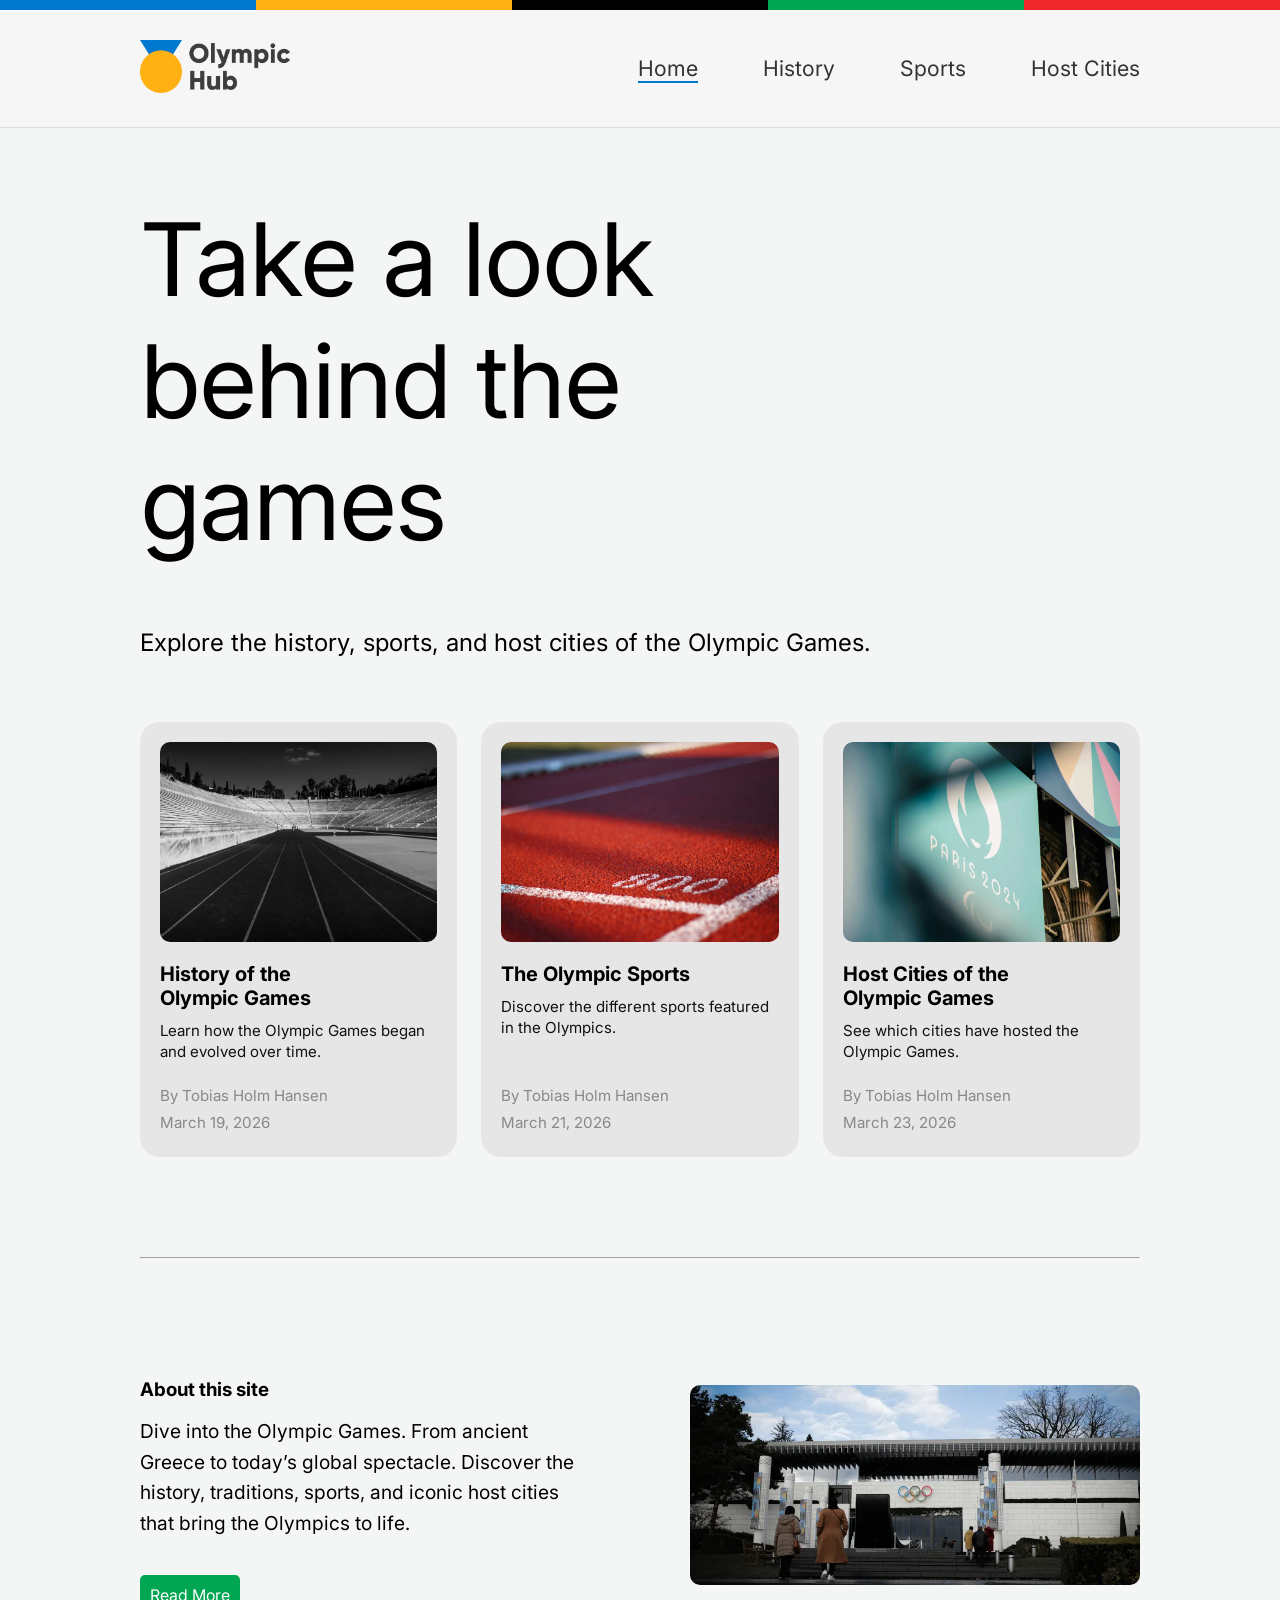
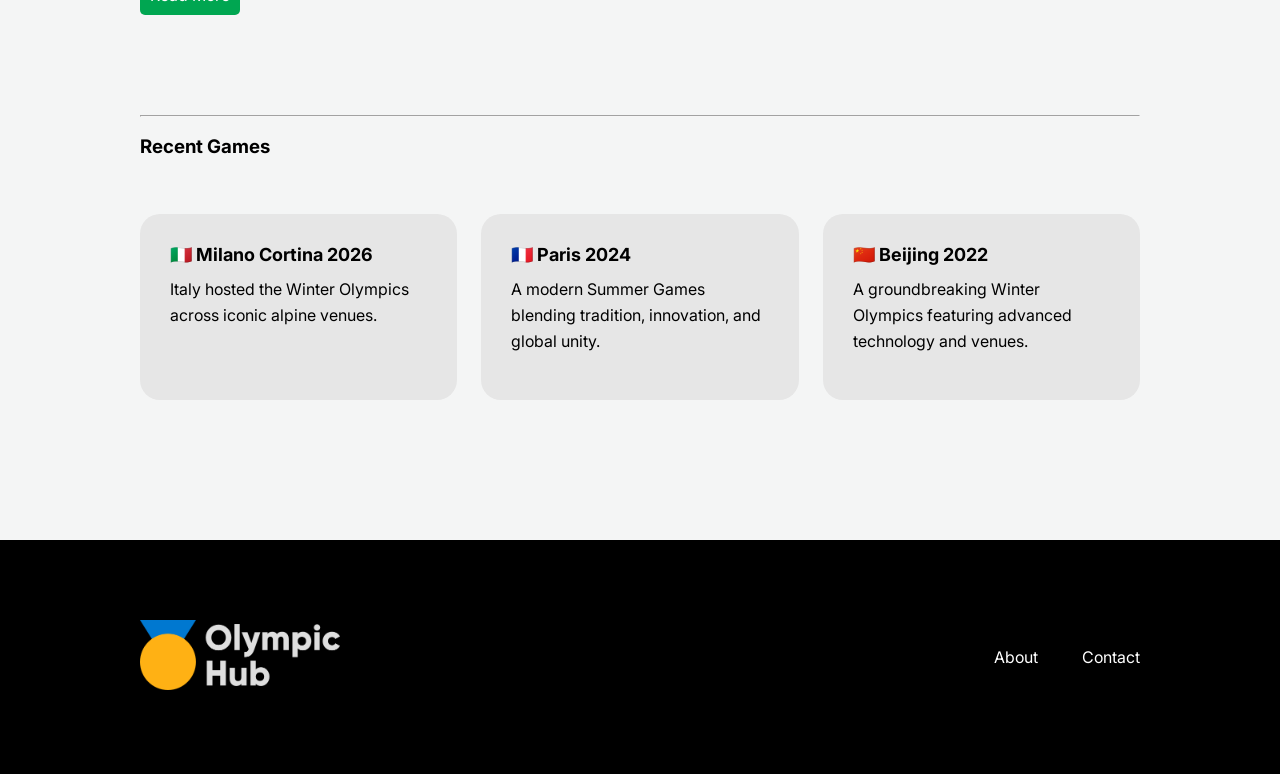
<file: index.html>
<!DOCTYPE html>
<html lang="en">
<head>
    <meta name="viewport" content="width=device-width, initial-scale=1.0">
    <link rel="stylesheet" type="text/css" href="styles.css">
    <meta charset="UTF-8">
    <title>Title</title>
</head>
<body>
<section class="top-brand-line">
    <div id="brand-color-1"></div>
    <div id="brand-color-2"></div>
    <div id="brand-color-3"></div>
    <div id="brand-color-4"></div>
    <div id="brand-color-5"></div>
</section>
<header>
    <div class="container">
    <div id="header-logo">
        <a href="index.html">
            <img src="assets/olympic-hub-logo-01.png" alt="Home">
        </a>
    </div>

    <button class="menu-toggle">☰</button>

    <nav class="main-navigation">
        <a href="index.html" class="active">Home</a>
        <a href="history.html">History</a>
        <a href="sports.html">Sports</a>
        <a href="host-cities.html">Host Cities</a>
    </nav>
    </div>
</header>
<main>
    <div class="container">
    <section class="front-page-hero">
        <h1 id="front-page-hero-text">Take a look behind the games</h1>
        <p class="front-page-hero-subtext">Explore the history, sports, and host cities of the Olympic Games.</p>
    </section>
    <section>
        <div class="highlighted-content-cards">
            <article class="card card-1" onclick="location.href='history.html';" style="cursor: pointer;">
                <img class="card-image" src="assets/post-image-03.webp" alt="Post image">
                <div class="card-content">
                    <h3 class="card-title">History of the Olympic Games</h3>
                    <p class="card-description">Learn how the Olympic Games began and evolved over time.</p>
                </div>
                <div class="card-meta">
                    <p>By Tobias Holm Hansen</p>
                    <p>March 19, 2026</p>
                </div>
            </article>
            <article class="card card-2" onclick="location.href='sports.html';" style="cursor: pointer;">
                <img class="card-image" src="assets/post-image-02.webp" alt="Post image">
                <div class="card-content">
                    <h3 class="card-title">The Olympic Sports</h3>
                    <p class="card-description">Discover the different sports featured in the Olympics.</p>
                </div>
                <div class="card-meta">
                    <p>By Tobias Holm Hansen</p>
                    <p>March 21, 2026</p>
                </div>
            </article>
            <article class="card card-3" onclick="location.href='host-cities.html';" style="cursor: pointer;">
                <img class="card-image" src="assets/post-image-01.webp" alt="Post image">
                <div class="card-content">
                    <h3 class="card-title">Host Cities of the Olympic Games</h3>
                    <p class="card-description">See which cities have hosted the Olympic Games.</p>
                </div>
                <div class="card-meta">
                    <p>By Tobias Holm Hansen</p>
                    <p>March 23, 2026</p>
                </div>
            </article>
        </div>
    </section>
    <hr>
    <section class="front-page-about-section">
        <div id="front-page-about-text">
            <h3>About this site</h3>
            <p>Dive into the Olympic Games. From ancient Greece to today’s global spectacle. Discover the history, traditions, sports, and iconic host cities that bring the Olympics to life.</p>
            <a href="about.html" class="read-more-button">Read More</a>
        </div>
        <div id="front-page-about-image">
            <img class="card-image" src="assets/about-image-01.webp" alt="Post image">
        </div>
    </section>
    <hr>
    <h3>Recent Games</h3>
    <section id="recent-games-section">
        <div class="recent-games-card">
            <h3>🇮🇹 Milano Cortina 2026</h3>
            <p>Italy hosted the Winter Olympics across iconic alpine venues.</p>
        </div>
        <div class="recent-games-card">
            <h3>🇫🇷 Paris 2024</h3>
            <p>A modern Summer Games blending tradition, innovation, and global unity.</p>
        </div>
        <div class="recent-games-card">
            <h3>🇨🇳 Beijing 2022</h3>
            <p>A groundbreaking Winter Olympics featuring advanced technology and venues.</p>
        </div>
    </section>
    </div>
</main>
<footer>
    <div class="container">
    <div id="footer-logo">
        <img src="assets/olympic-hub-logo-02.png" alt="Logo">
    </div>
    <div></div>
        <nav>
            <a class="footer-link" href="about.html">About</a>
            <a class="footer-link" href="contact.html">Contact</a>
        </nav>
    </div>
    </div>
</footer>
<script>
    const toggle = document.querySelector('.menu-toggle');
    const nav = document.querySelector('.main-navigation');

    toggle.addEventListener('click', () => {
        nav.classList.toggle('active');
    });
</script>
<script>
    document.querySelectorAll(".card").forEach(card => {
        card.addEventListener("click", () => {
            card.style.opacity = "0.8";
            setTimeout(() => {
                card.style.opacity = "1";
            }, 150);
        });
    });
</script>
</body>
</html>
</file>
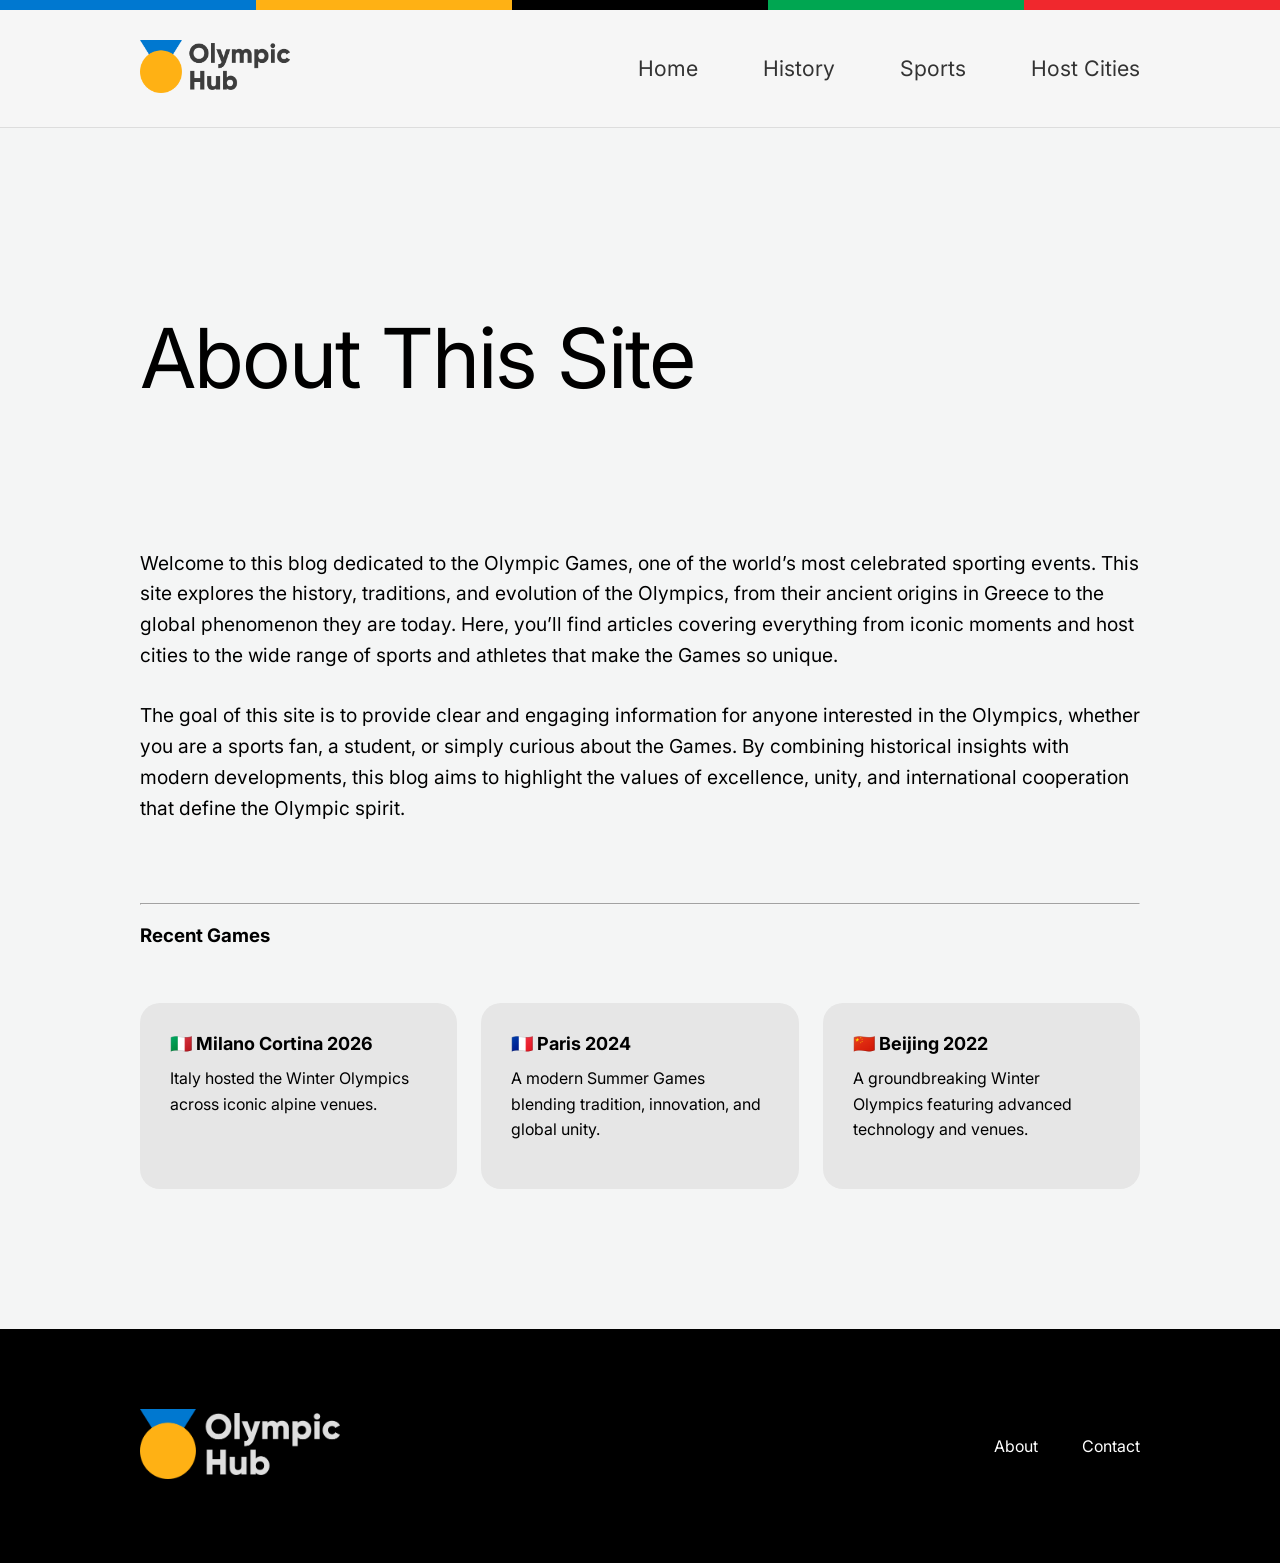
<file: about.html>
<!DOCTYPE html>
<html lang="en">
<head>
  <meta name="viewport" content="width=device-width, initial-scale=1.0">
  <link rel="stylesheet" type="text/css" href="styles.css">
  <meta charset="UTF-8">
  <title>Title</title>
</head>
<body>
<section class="top-brand-line">
  <div id="brand-color-1"></div>
  <div id="brand-color-2"></div>
  <div id="brand-color-3"></div>
  <div id="brand-color-4"></div>
  <div id="brand-color-5"></div>
</section>
<header>
  <div class="container">
  <div id="header-logo">
    <a href="index.html">
      <img src="assets/olympic-hub-logo-01.png" alt="Home">
    </a>
  </div>

  <button class="menu-toggle">☰</button>

  <nav class="main-navigation">
    <a href="index.html">Home</a>
    <a href="history.html">History</a>
    <a href="sports.html">Sports</a>
    <a href="host-cities.html">Host Cities</a>
  </nav>
  </div>
</header>
<main>
  <div class="container">
  <section class="page-title-area">
    <h1 class="page-title">About This Site</h1>
  </section>
  <section class="post-content">
    <p class="post-content-text-paragraph">Welcome to this blog dedicated to the Olympic Games, one of the world’s most celebrated sporting events. This site explores the history, traditions, and evolution of the Olympics, from their ancient origins in Greece to the global phenomenon they are today. Here, you’ll find articles covering everything from iconic moments and host cities to the wide range of sports and athletes that make the Games so unique.</p>
    <p class="post-content-text-paragraph">The goal of this site is to provide clear and engaging information for anyone interested in the Olympics, whether you are a sports fan, a student, or simply curious about the Games. By combining historical insights with modern developments, this blog aims to highlight the values of excellence, unity, and international cooperation that define the Olympic spirit.</p>
  </section>
  <hr>
  <h3>Recent Games</h3>
  <section id="recent-games-section">
    <div class="recent-games-card">
      <h3>🇮🇹 Milano Cortina 2026</h3>
      <p>Italy hosted the Winter Olympics across iconic alpine venues.</p>
    </div>
    <div class="recent-games-card">
      <h3>🇫🇷 Paris 2024</h3>
      <p>A modern Summer Games blending tradition, innovation, and global unity.</p>
    </div>
    <div class="recent-games-card">
      <h3>🇨🇳 Beijing 2022</h3>
      <p>A groundbreaking Winter Olympics featuring advanced technology and venues.</p>
    </div>
  </section>
  </div>
</main>
<footer>
  <div class="container">
  <div id="footer-logo">
    <img src="assets/olympic-hub-logo-02.png" alt="Logo">
  </div>
  <div></div>
  <nav>
    <a class="footer-link" href="about.html">About</a>
    <a class="footer-link" href="contact.html">Contact</a>
  </nav>
  </div>
</footer>
<script>
  const toggle = document.querySelector('.menu-toggle');
  const nav = document.querySelector('.main-navigation');

  toggle.addEventListener('click', () => {
    nav.classList.toggle('active');
  });
</script>
</body>
</html>
</file>
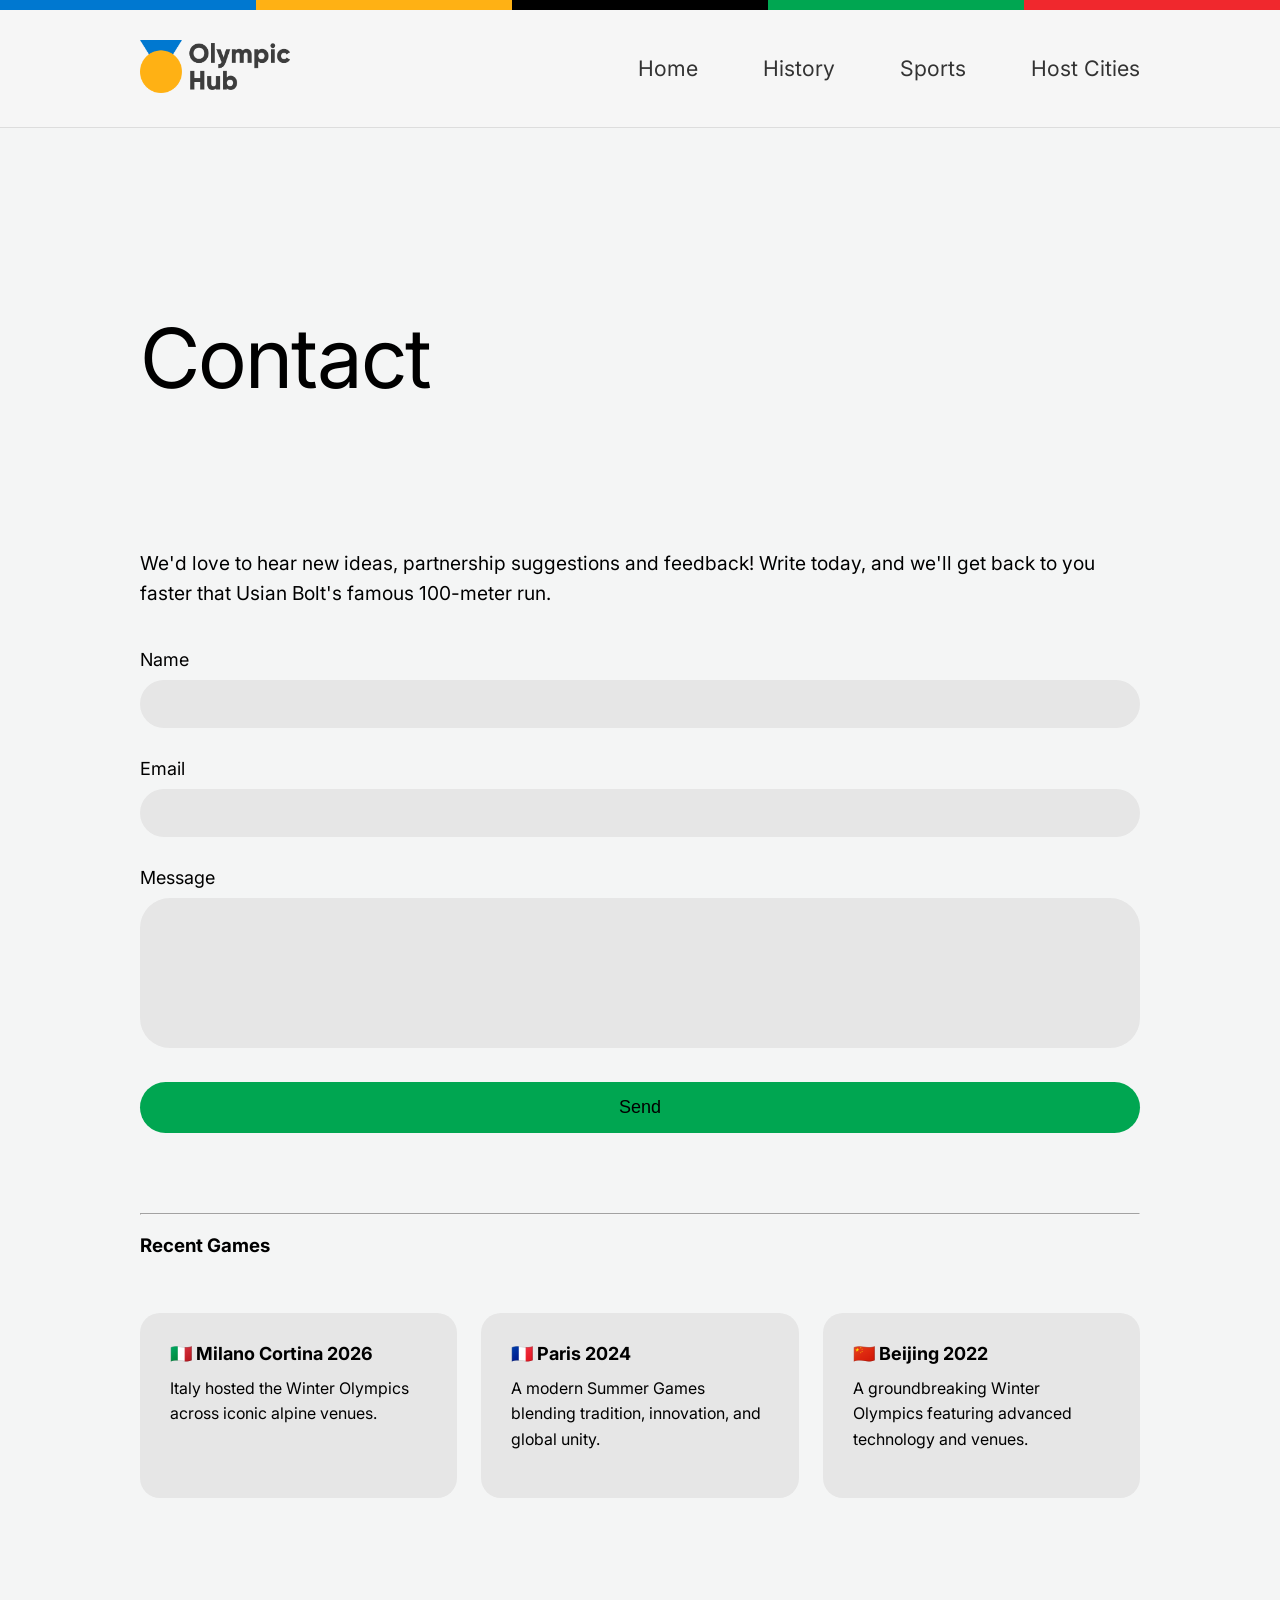
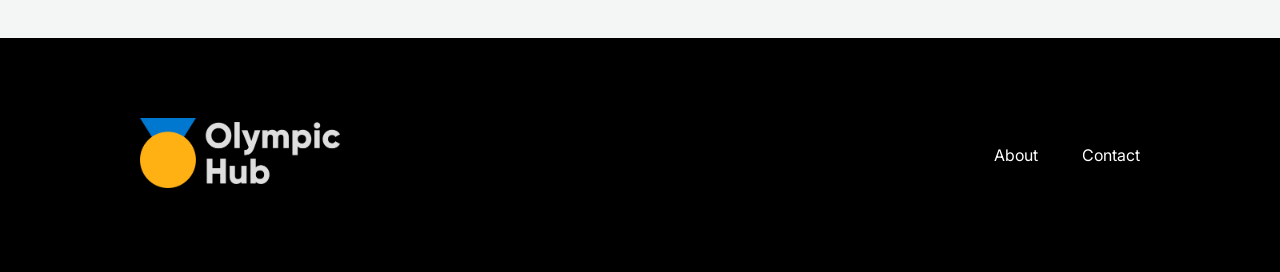
<file: contact.html>
<!DOCTYPE html>
<html lang="en">
<head>
  <meta name="viewport" content="width=device-width, initial-scale=1.0">
  <link rel="stylesheet" type="text/css" href="styles.css">
  <meta charset="UTF-8">
  <title>Title</title>
</head>
<body>
<section class="top-brand-line">
  <div id="brand-color-1"></div>
  <div id="brand-color-2"></div>
  <div id="brand-color-3"></div>
  <div id="brand-color-4"></div>
  <div id="brand-color-5"></div>
</section>
<header>
  <div class="container">
  <div id="header-logo">
    <a href="index.html">
      <img src="assets/olympic-hub-logo-01.png" alt="Home">
    </a>
  </div>

  <button class="menu-toggle">☰</button>

  <nav class="main-navigation">
    <a href="index.html">Home</a>
    <a href="history.html">History</a>
    <a href="sports.html">Sports</a>
    <a href="host-cities.html">Host Cities</a>
  </nav>
  </div>
</header>
<main>
  <div class="container">
  <section class="page-title-area">
    <h1 class="page-title">Contact</h1>
  </section>
  <section class="post-content">
    <div class="contact-container">
      <p>We'd love to hear new ideas, partnership suggestions and feedback! Write today, and we'll get back to you faster that Usian Bolt's famous 100-meter run.</p>
      <form class="contact-form"
              action="https://formspree.io/f/xeepjyjz"
              class="fs-form"
              target="_top"
              method="POST"
      >
        <div class="fs-field">
          <label class="fs-label" for="name">Name</label>
          <input class="fs-input" id="name" name="name" required />
        </div>
        <div class="fs-field">
          <label class="fs-label" for="email">Email</label>
          <input class="fs-input" id="email" name="email" required />
        </div>
        <div class="fs-field">
          <label class="fs-label" for="message">Message</label>
          <textarea class="fs-input" id="message" name="message" required></textarea>
        </div>
        <div class="fs-button-group">
          <button class="fs-button" type="submit">Send</button>
        </div>
      </form>
    </div>
  </section>
  <hr>
  <h3>Recent Games</h3>
  <section id="recent-games-section">
    <div class="recent-games-card">
      <h3>🇮🇹 Milano Cortina 2026</h3>
      <p>Italy hosted the Winter Olympics across iconic alpine venues.</p>
    </div>
    <div class="recent-games-card">
      <h3>🇫🇷 Paris 2024</h3>
      <p>A modern Summer Games blending tradition, innovation, and global unity.</p>
    </div>
    <div class="recent-games-card">
      <h3>🇨🇳 Beijing 2022</h3>
      <p>A groundbreaking Winter Olympics featuring advanced technology and venues.</p>
    </div>
  </section>
  </div>
</main>
<footer>
  <div class="container">
  <div id="footer-logo">
    <img src="assets/olympic-hub-logo-02.png" alt="Logo">
  </div>
  <div></div>
  <nav>
    <a class="footer-link" href="about.html">About</a>
    <a class="footer-link" href="contact.html">Contact</a>
  </nav>
  </div>
</footer><script>
  const toggle = document.querySelector('.menu-toggle');
  const nav = document.querySelector('.main-navigation');

  toggle.addEventListener('click', () => {
    nav.classList.toggle('active');
  });
</script>

</body>
</html>
</file>
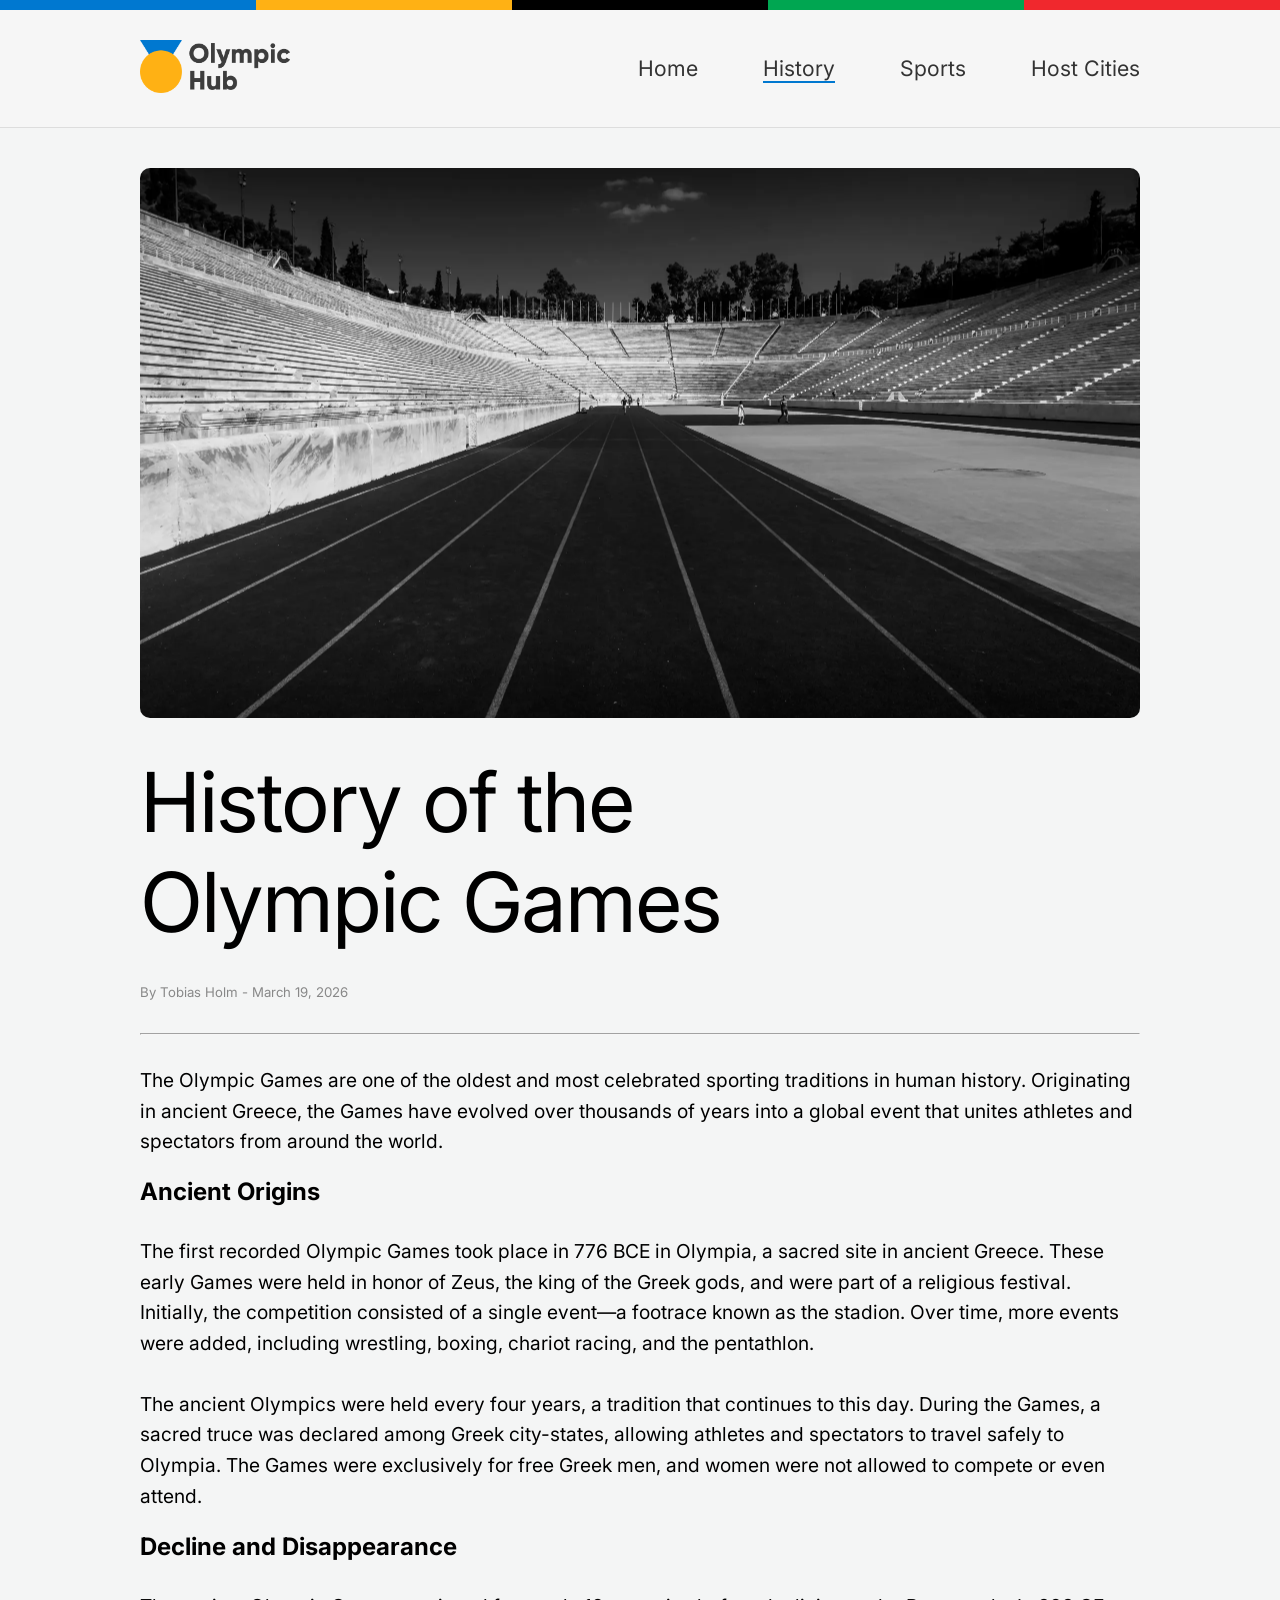
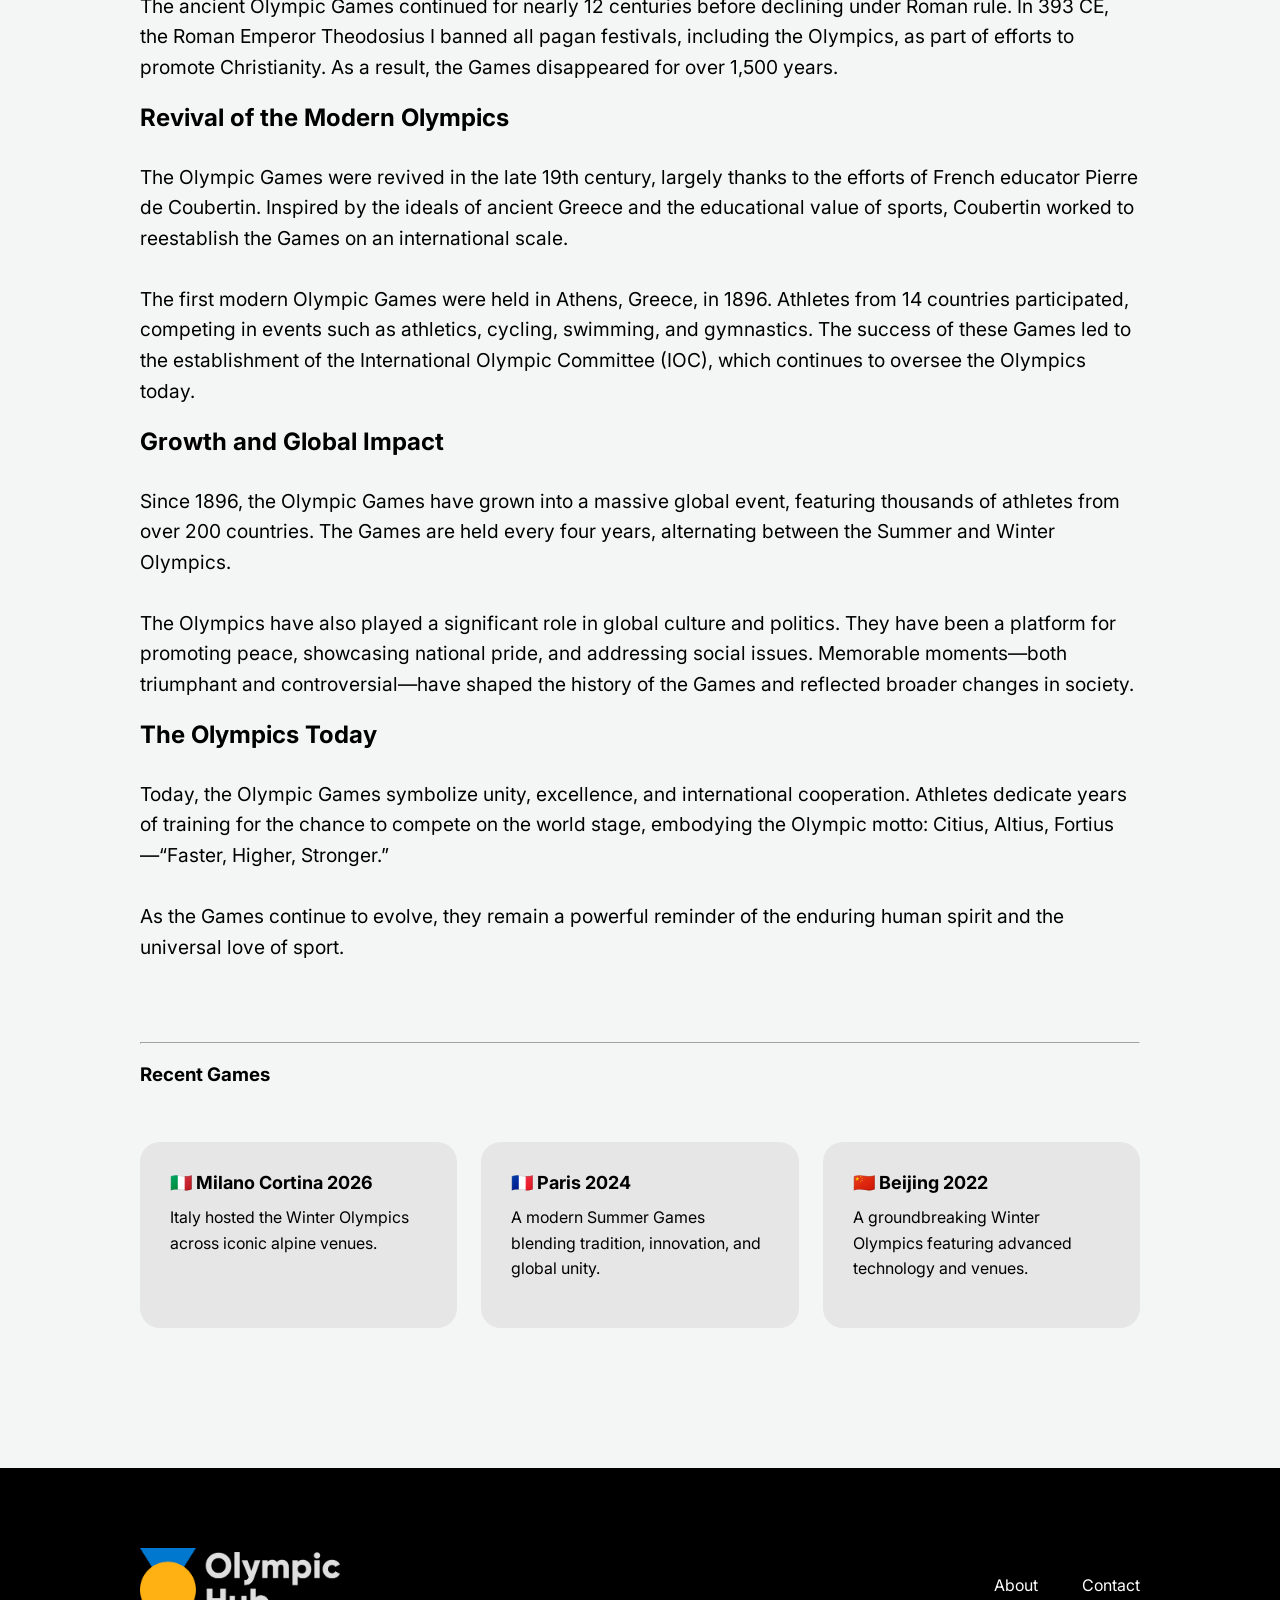
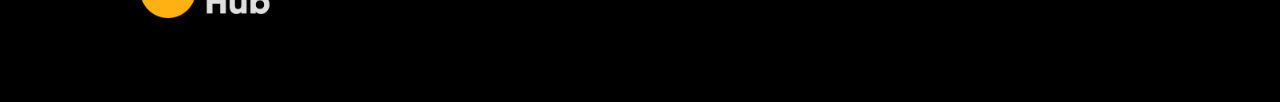
<file: history.html>
<!DOCTYPE html>
<html lang="en">
<head>
  <meta name="viewport" content="width=device-width, initial-scale=1.0">
  <link rel="stylesheet" type="text/css" href="styles.css">
  <meta charset="UTF-8">
  <title>Title</title>
</head>
<body>
<section class="top-brand-line">
  <div id="brand-color-1"></div>
  <div id="brand-color-2"></div>
  <div id="brand-color-3"></div>
  <div id="brand-color-4"></div>
  <div id="brand-color-5"></div>
</section>
<header>
  <div class="container">
  <div id="header-logo">
    <a href="index.html">
      <img src="assets/olympic-hub-logo-01.png" alt="Home">
    </a>
  </div>

  <button class="menu-toggle">☰</button>

  <nav class="main-navigation">
    <a href="index.html">Home</a>
    <a href="history.html" class="active">History</a>
    <a href="sports.html">Sports</a>
    <a href="host-cities.html">Host Cities</a>
  </nav>
  </div>
</header>
<main>
  <div class="container">
  <img class="post-image" src="assets/post-image-03.webp" alt="Post image">
  <section class="page-title-area">
    <h1 class="post-title">History of the Olympic Games</h1>
    <p class="page-meta">By Tobias Holm - March 19, 2026</p>
  </section>
  <hr>
  <section class="post-content">
    <p class="post-content-text-paragraph">The Olympic Games are one of the oldest and most celebrated sporting traditions in human history. Originating in ancient Greece, the Games have evolved over thousands of years into a global event that unites athletes and spectators from around the world.</p>
    <h2>Ancient Origins</h2>
    <p class="post-content-text-paragraph">The first recorded Olympic Games took place in 776 BCE in Olympia, a sacred site in ancient Greece. These early Games were held in honor of Zeus, the king of the Greek gods, and were part of a religious festival. Initially, the competition consisted of a single event—a footrace known as the stadion. Over time, more events were added, including wrestling, boxing, chariot racing, and the pentathlon.</p>
    <p class="post-content-text-paragraph">The ancient Olympics were held every four years, a tradition that continues to this day. During the Games, a sacred truce was declared among Greek city-states, allowing athletes and spectators to travel safely to Olympia. The Games were exclusively for free Greek men, and women were not allowed to compete or even attend.</p>
    <h2>Decline and Disappearance</h2>
    <p class="post-content-text-paragraph">The ancient Olympic Games continued for nearly 12 centuries before declining under Roman rule. In 393 CE, the Roman Emperor Theodosius I banned all pagan festivals, including the Olympics, as part of efforts to promote Christianity. As a result, the Games disappeared for over 1,500 years.</p>
    <h2>Revival of the Modern Olympics</h2>
    <p class="post-content-text-paragraph">The Olympic Games were revived in the late 19th century, largely thanks to the efforts of French educator Pierre de Coubertin. Inspired by the ideals of ancient Greece and the educational value of sports, Coubertin worked to reestablish the Games on an international scale.</p>
    <p class="post-content-text-paragraph">The first modern Olympic Games were held in Athens, Greece, in 1896. Athletes from 14 countries participated, competing in events such as athletics, cycling, swimming, and gymnastics. The success of these Games led to the establishment of the International Olympic Committee (IOC), which continues to oversee the Olympics today.</p>
    <h2>Growth and Global Impact</h2>
    <p class="post-content-text-paragraph">Since 1896, the Olympic Games have grown into a massive global event, featuring thousands of athletes from over 200 countries. The Games are held every four years, alternating between the Summer and Winter Olympics.</p>
    <p class="post-content-text-paragraph">The Olympics have also played a significant role in global culture and politics. They have been a platform for promoting peace, showcasing national pride, and addressing social issues. Memorable moments—both triumphant and controversial—have shaped the history of the Games and reflected broader changes in society.</p>
    <h2>The Olympics Today</h2>
    <p class="post-content-text-paragraph">Today, the Olympic Games symbolize unity, excellence, and international cooperation. Athletes dedicate years of training for the chance to compete on the world stage, embodying the Olympic motto: Citius, Altius, Fortius—“Faster, Higher, Stronger.”</p>
    <p class="post-content-text-paragraph">As the Games continue to evolve, they remain a powerful reminder of the enduring human spirit and the universal love of sport.</p>
  </section>
  <hr>
  <h3>Recent Games</h3>
  <section id="recent-games-section">
    <div class="recent-games-card">
      <h3>🇮🇹 Milano Cortina 2026</h3>
      <p>Italy hosted the Winter Olympics across iconic alpine venues.</p>
    </div>
    <div class="recent-games-card">
      <h3>🇫🇷 Paris 2024</h3>
      <p>A modern Summer Games blending tradition, innovation, and global unity.</p>
    </div>
    <div class="recent-games-card">
      <h3>🇨🇳 Beijing 2022</h3>
      <p>A groundbreaking Winter Olympics featuring advanced technology and venues.</p>
    </div>
  </section>
  </div>
</main>
<footer>
  <div class="container">
  <div id="footer-logo">
    <img src="assets/olympic-hub-logo-02.png" alt="Logo">
  </div>
  <div></div>
  <nav>
    <a class="footer-link" href="about.html">About</a>
    <a class="footer-link" href="contact.html">Contact</a>
  </nav>
  </div>
</footer>
<script>
  const toggle = document.querySelector('.menu-toggle');
  const nav = document.querySelector('.main-navigation');

  toggle.addEventListener('click', () => {
    nav.classList.toggle('active');
  });
</script>
</body>
</html>
</file>
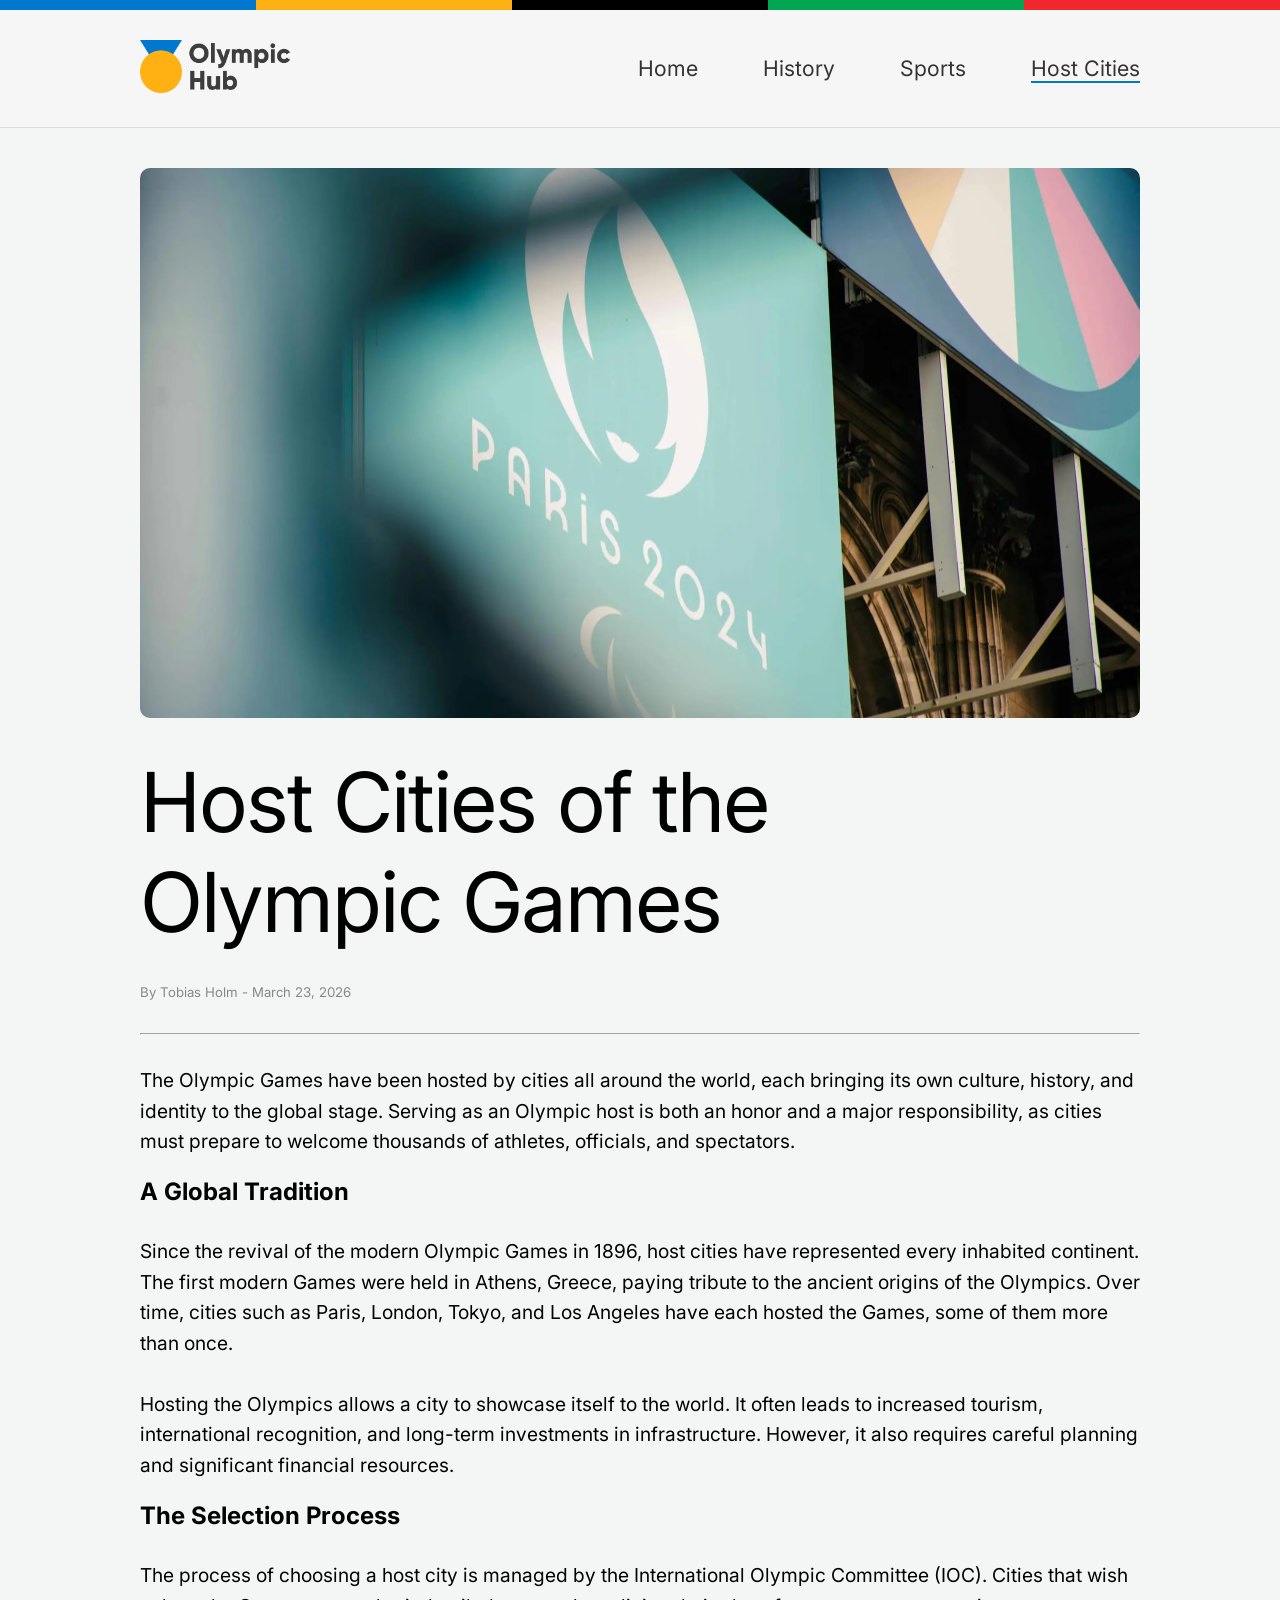
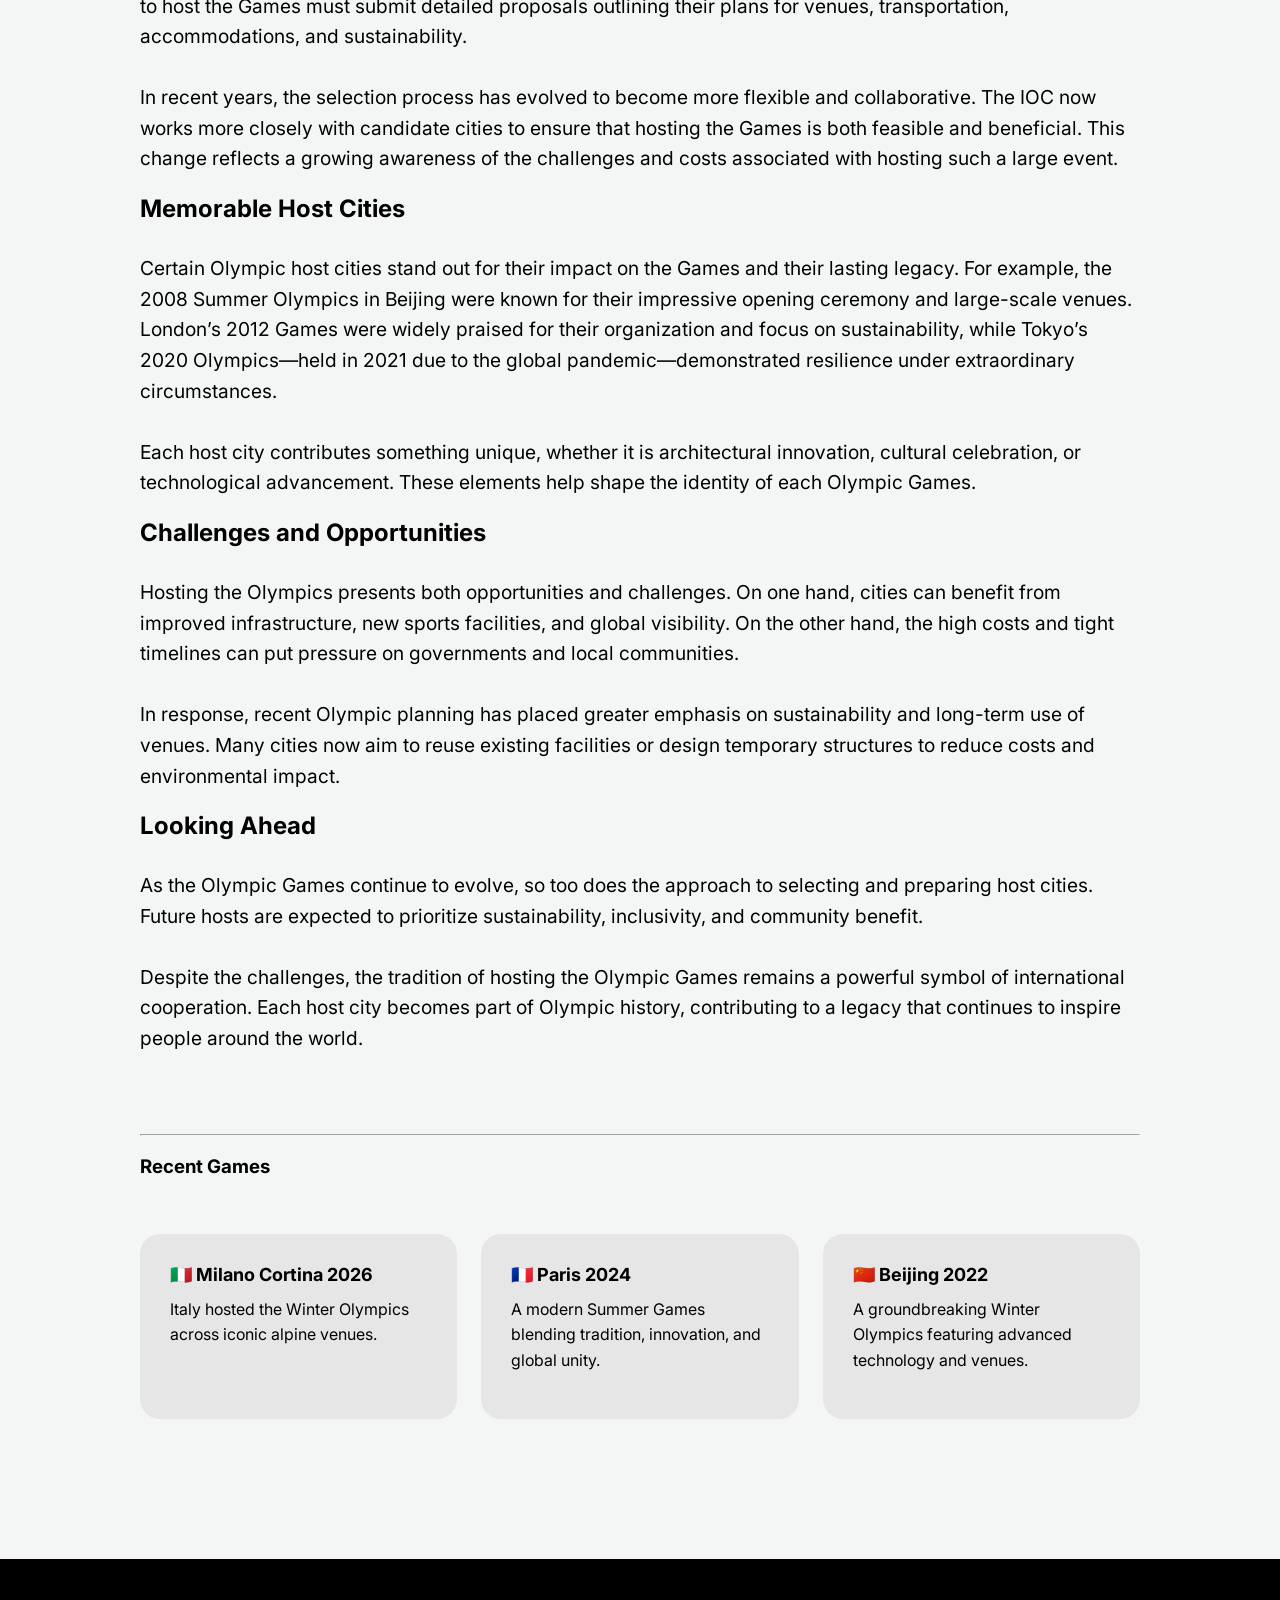
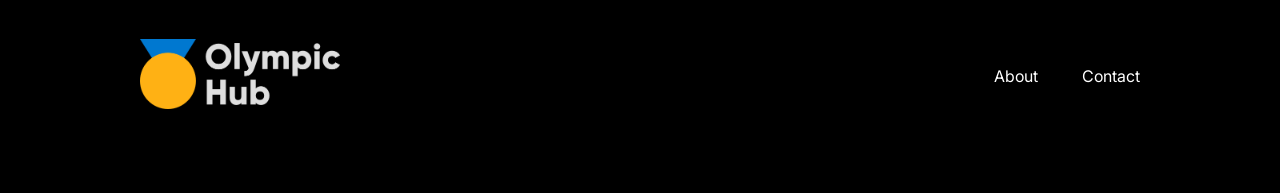
<file: host-cities.html>
<!DOCTYPE html>
<html lang="en">
<head>
    <meta name="viewport" content="width=device-width, initial-scale=1.0">
    <link rel="stylesheet" type="text/css" href="styles.css">
    <meta charset="UTF-8">
    <title>Title</title>
</head>
<body>
<section class="top-brand-line">
    <div id="brand-color-1"></div>
    <div id="brand-color-2"></div>
    <div id="brand-color-3"></div>
    <div id="brand-color-4"></div>
    <div id="brand-color-5"></div>
</section>
<header>
    <div class="container">
    <div id="header-logo">
        <a href="index.html">
            <img src="assets/olympic-hub-logo-01.png" alt="Home">
        </a>
    </div>

    <button class="menu-toggle">☰</button>

    <nav class="main-navigation">
        <a href="index.html">Home</a>
        <a href="history.html">History</a>
        <a href="sports.html">Sports</a>
        <a href="host-cities.html" class="active">Host Cities</a>
    </nav>
    </div>
</header>
<main>
    <div class="container">
    <img class="post-image" src="assets/post-image-01.webp" alt="Post image">
    <section class="page-title-area">
        <h1 class="post-title">Host Cities of the Olympic Games</h1>
        <p class="page-meta">By Tobias Holm - March 23, 2026</p>
    </section>
    <hr>
    <section class="post-content">
        <p class="post-content-text-paragraph">The Olympic Games have been hosted by cities all around the world, each bringing its own culture, history, and identity to the global stage. Serving as an Olympic host is both an honor and a major responsibility, as cities must prepare to welcome thousands of athletes, officials, and spectators.</p>
        <h2>A Global Tradition</h2>
        <p class="post-content-text-paragraph">Since the revival of the modern Olympic Games in 1896, host cities have represented every inhabited continent. The first modern Games were held in Athens, Greece, paying tribute to the ancient origins of the Olympics. Over time, cities such as Paris, London, Tokyo, and Los Angeles have each hosted the Games, some of them more than once.</p>
        <p class="post-content-text-paragraph">Hosting the Olympics allows a city to showcase itself to the world. It often leads to increased tourism, international recognition, and long-term investments in infrastructure. However, it also requires careful planning and significant financial resources.</p>
        <h2>The Selection Process</h2>
        <p class="post-content-text-paragraph">The process of choosing a host city is managed by the International Olympic Committee (IOC). Cities that wish to host the Games must submit detailed proposals outlining their plans for venues, transportation, accommodations, and sustainability.</p>
        <p class="post-content-text-paragraph">In recent years, the selection process has evolved to become more flexible and collaborative. The IOC now works more closely with candidate cities to ensure that hosting the Games is both feasible and beneficial. This change reflects a growing awareness of the challenges and costs associated with hosting such a large event.</p>
        <h2>Memorable Host Cities</h2>
        <p class="post-content-text-paragraph">Certain Olympic host cities stand out for their impact on the Games and their lasting legacy. For example, the 2008 Summer Olympics in Beijing were known for their impressive opening ceremony and large-scale venues. London’s 2012 Games were widely praised for their organization and focus on sustainability, while Tokyo’s 2020 Olympics—held in 2021 due to the global pandemic—demonstrated resilience under extraordinary circumstances.</p>
        <p class="post-content-text-paragraph">Each host city contributes something unique, whether it is architectural innovation, cultural celebration, or technological advancement. These elements help shape the identity of each Olympic Games.</p>
        <h2>Challenges and Opportunities</h2>
        <p class="post-content-text-paragraph">Hosting the Olympics presents both opportunities and challenges. On one hand, cities can benefit from improved infrastructure, new sports facilities, and global visibility. On the other hand, the high costs and tight timelines can put pressure on governments and local communities.</p>
        <p class="post-content-text-paragraph">In response, recent Olympic planning has placed greater emphasis on sustainability and long-term use of venues. Many cities now aim to reuse existing facilities or design temporary structures to reduce costs and environmental impact.</p>
        <h2>Looking Ahead</h2>
        <p class="post-content-text-paragraph">As the Olympic Games continue to evolve, so too does the approach to selecting and preparing host cities. Future hosts are expected to prioritize sustainability, inclusivity, and community benefit.</p>
        <p class="post-content-text-paragraph">Despite the challenges, the tradition of hosting the Olympic Games remains a powerful symbol of international cooperation. Each host city becomes part of Olympic history, contributing to a legacy that continues to inspire people around the world.</p>
    </section>
    <hr>
    <h3>Recent Games</h3>
    <section id="recent-games-section">
        <div class="recent-games-card">
            <h3>🇮🇹 Milano Cortina 2026</h3>
            <p>Italy hosted the Winter Olympics across iconic alpine venues.</p>
        </div>
        <div class="recent-games-card">
            <h3>🇫🇷 Paris 2024</h3>
            <p>A modern Summer Games blending tradition, innovation, and global unity.</p>
        </div>
        <div class="recent-games-card">
            <h3>🇨🇳 Beijing 2022</h3>
            <p>A groundbreaking Winter Olympics featuring advanced technology and venues.</p>
        </div>
    </section>
    </div>
</main>
<footer>
    <div class="container">
    <div id="footer-logo">
        <img src="assets/olympic-hub-logo-02.png" alt="Logo">
    </div>
    <div></div>
    <nav>
        <a class="footer-link" href="about.html">About</a>
        <a class="footer-link" href="contact.html">Contact</a>
    </nav>
    </div>
</footer>
<script>
    const toggle = document.querySelector('.menu-toggle');
    const nav = document.querySelector('.main-navigation');

    toggle.addEventListener('click', () => {
        nav.classList.toggle('active');
    });
</script>
</body>
</html>
</file>
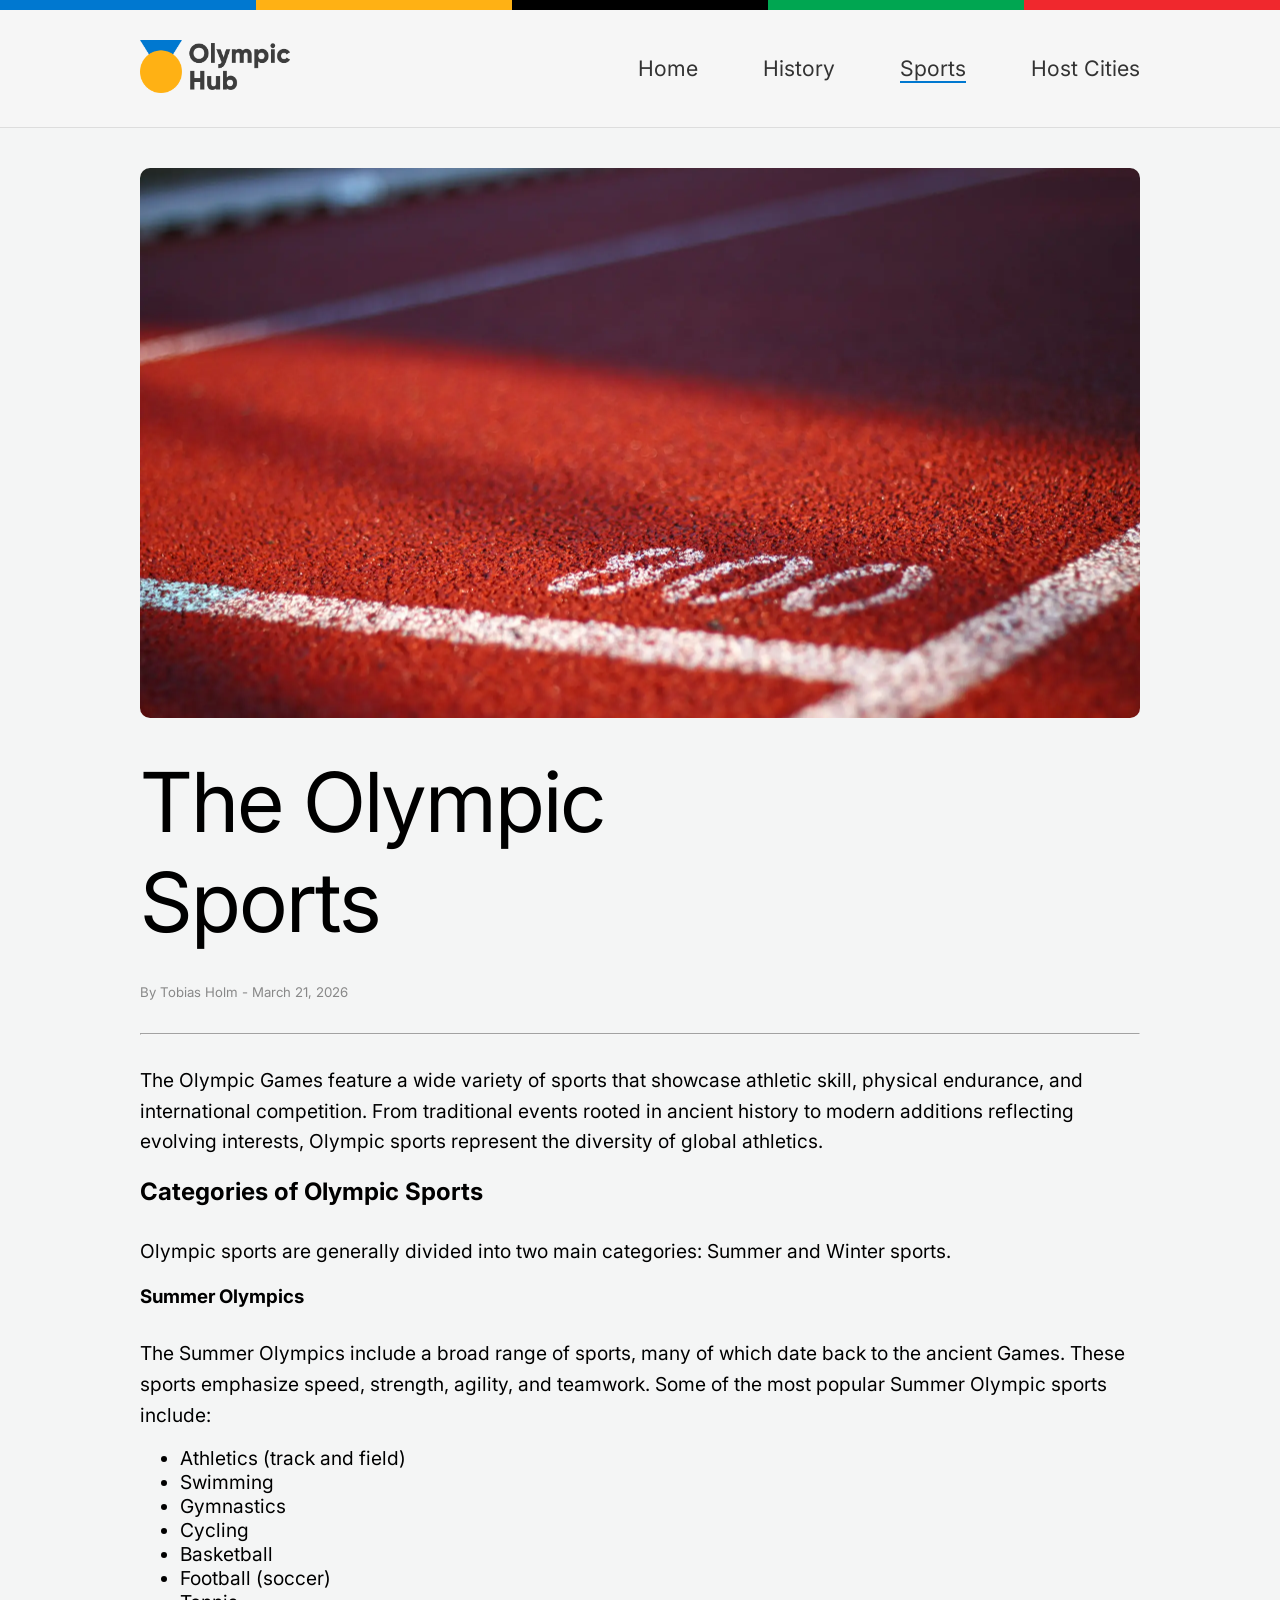
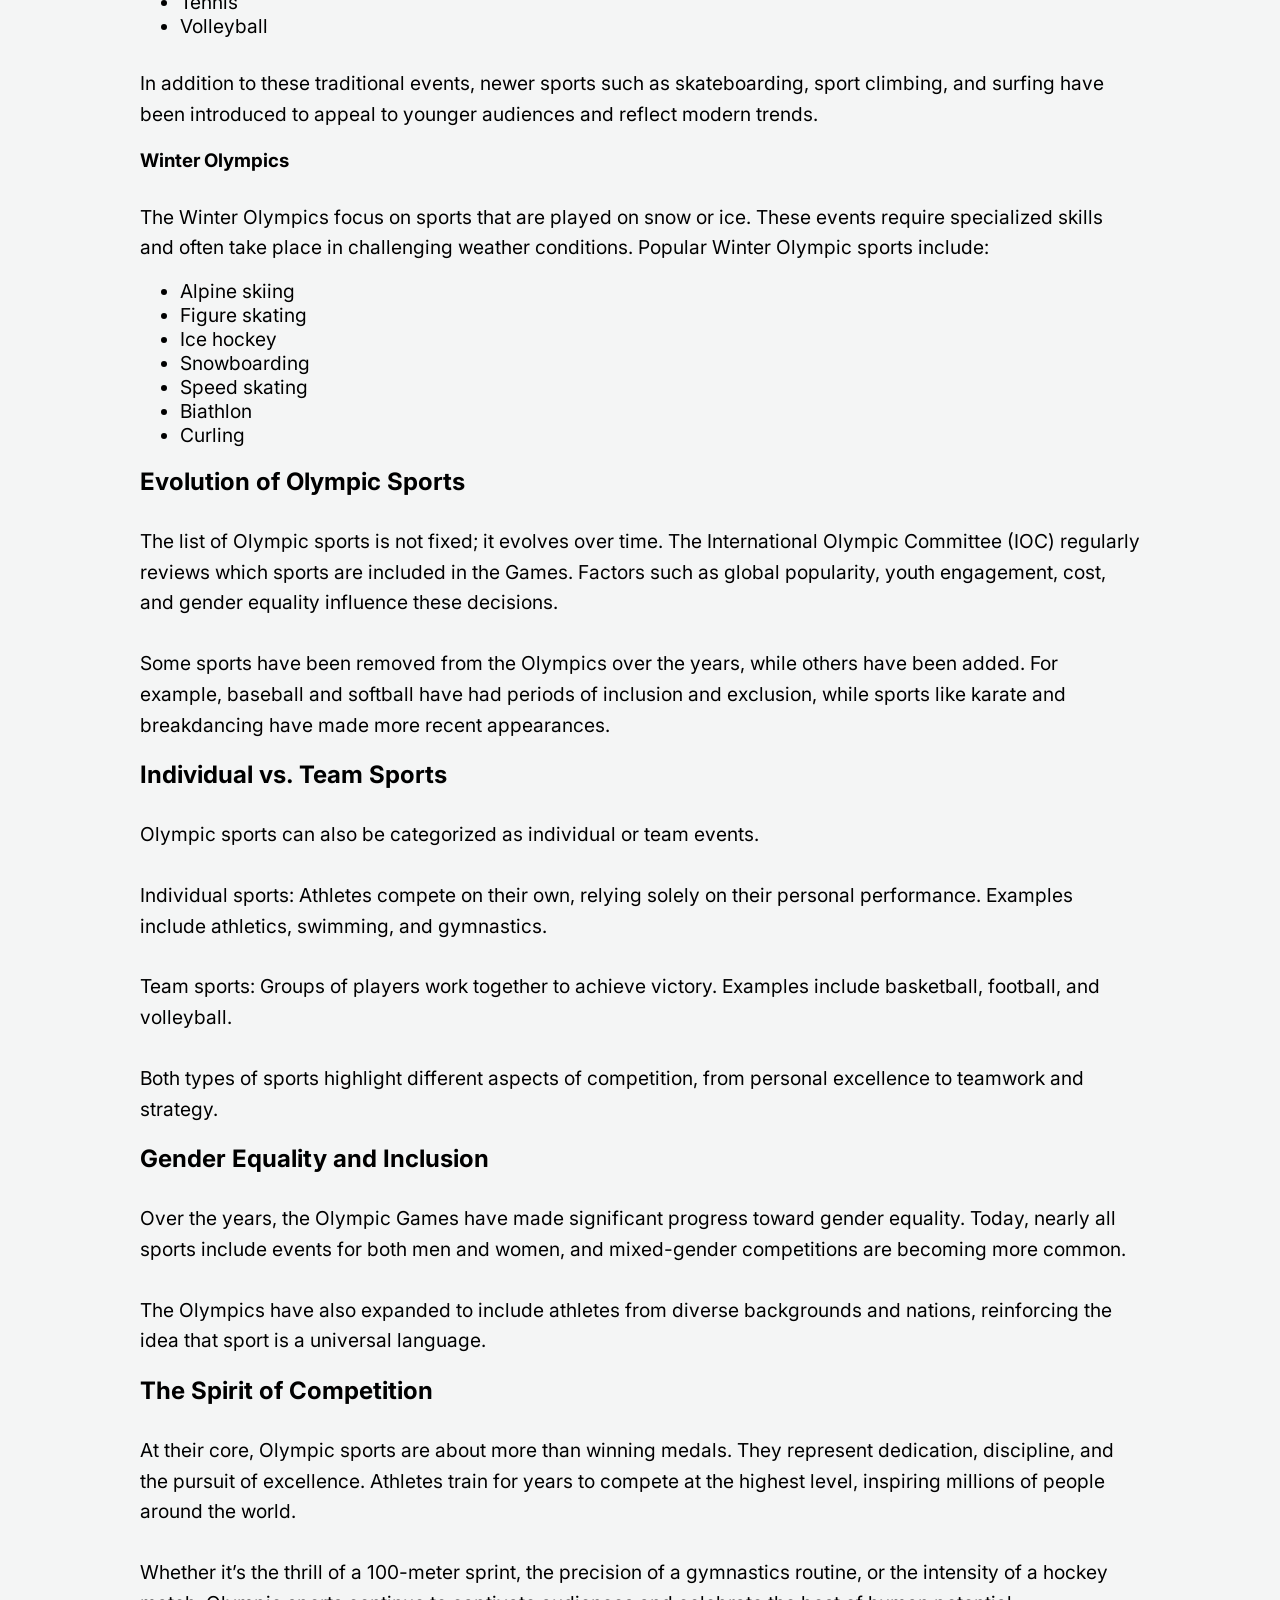
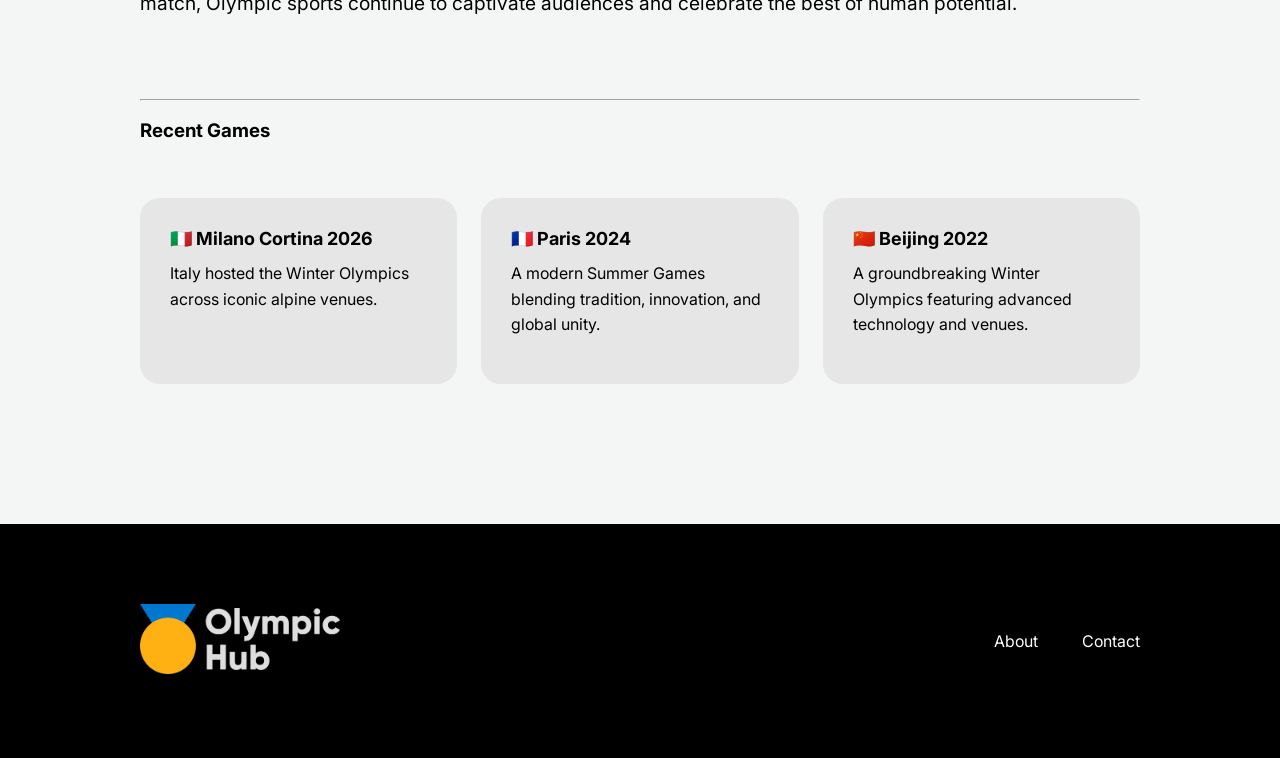
<file: sports.html>
<!DOCTYPE html>
<html lang="en">
<head>
    <meta name="viewport" content="width=device-width, initial-scale=1.0">
    <link rel="stylesheet" type="text/css" href="styles.css">
    <meta charset="UTF-8">
    <title>Title</title>
</head>
<body>
<section class="top-brand-line">
    <div id="brand-color-1"></div>
    <div id="brand-color-2"></div>
    <div id="brand-color-3"></div>
    <div id="brand-color-4"></div>
    <div id="brand-color-5"></div>
</section>
<header>
    <div class="container">
    <div id="header-logo">
        <a href="index.html">
            <img src="assets/olympic-hub-logo-01.png" alt="Home">
        </a>
    </div>

    <button class="menu-toggle">☰</button>

    <nav class="main-navigation">
        <a href="index.html">Home</a>
        <a href="history.html">History</a>
        <a href="sports.html" class="active">Sports</a>
        <a href="host-cities.html">Host Cities</a>
    </nav>
    </div>
</header>
<main>
    <div class="container">
    <img class="post-image" src="assets/post-image-02.webp" alt="Post image">
    <section class="page-title-area">
        <h1 class="post-title">The Olympic Sports</h1>
        <p class="page-meta">By Tobias Holm - March 21, 2026</p>
    </section>
    <hr>
    <section class="post-content">
        <p class="post-content-text-paragraph">The Olympic Games feature a wide variety of sports that showcase athletic skill, physical endurance, and international competition. From traditional events rooted in ancient history to modern additions reflecting evolving interests, Olympic sports represent the diversity of global athletics.</p>
        <h2>Categories of Olympic Sports</h2>
        <p class="post-content-text-paragraph">Olympic sports are generally divided into two main categories: Summer and Winter sports.</p>
        <h3>Summer Olympics</h3>
        <p class="post-content-text-paragraph">The Summer Olympics include a broad range of sports, many of which date back to the ancient Games. These sports emphasize speed, strength, agility, and teamwork. Some of the most popular Summer Olympic sports include:
        <ul>
            <li>Athletics (track and field)</li>
            <li>Swimming</li>
            <li>Gymnastics</li>
            <li>Cycling</li>
            <li>Basketball</li>
            <li>Football (soccer)</li>
            <li>Tennis</li>
            <li>Volleyball</li>
        </ul>
        </p>
        <p class="post-content-text-paragraph">In addition to these traditional events, newer sports such as skateboarding, sport climbing, and surfing have been introduced to appeal to younger audiences and reflect modern trends.</p>
        <h3>Winter Olympics</h3>
        <p class="post-content-text-paragraph">The Winter Olympics focus on sports that are played on snow or ice. These events require specialized skills and often take place in challenging weather conditions. Popular Winter Olympic sports include:
        <ul>
            <li>Alpine skiing</li>
            <li>Figure skating</li>
            <li>Ice hockey</li>
            <li>Snowboarding</li>
            <li>Speed skating</li>
            <li>Biathlon</li>
            <li>Curling</li>
        </ul>
        </p>
        <h2>Evolution of Olympic Sports</h2>
        <p class="post-content-text-paragraph">The list of Olympic sports is not fixed; it evolves over time. The International Olympic Committee (IOC) regularly reviews which sports are included in the Games. Factors such as global popularity, youth engagement, cost, and gender equality influence these decisions.</p>
        <p class="post-content-text-paragraph">Some sports have been removed from the Olympics over the years, while others have been added. For example, baseball and softball have had periods of inclusion and exclusion, while sports like karate and breakdancing have made more recent appearances.</p>
        <h2>Individual vs. Team Sports</h2>
        <p class="post-content-text-paragraph">Olympic sports can also be categorized as individual or team events.</p>
        <p class="post-content-text-paragraph">Individual sports: Athletes compete on their own, relying solely on their personal performance. Examples include athletics, swimming, and gymnastics.</p>
        <p class="post-content-text-paragraph">Team sports: Groups of players work together to achieve victory. Examples include basketball, football, and volleyball.</p>
        <p class="post-content-text-paragraph">Both types of sports highlight different aspects of competition, from personal excellence to teamwork and strategy.</p>
        <h2>Gender Equality and Inclusion</h2>
        <p class="post-content-text-paragraph">Over the years, the Olympic Games have made significant progress toward gender equality. Today, nearly all sports include events for both men and women, and mixed-gender competitions are becoming more common.</p>
        <p class="post-content-text-paragraph">The Olympics have also expanded to include athletes from diverse backgrounds and nations, reinforcing the idea that sport is a universal language.</p>
        <h2>The Spirit of Competition</h2>
        <p class="post-content-text-paragraph">At their core, Olympic sports are about more than winning medals. They represent dedication, discipline, and the pursuit of excellence. Athletes train for years to compete at the highest level, inspiring millions of people around the world.</p>
        <p class="post-content-text-paragraph">Whether it’s the thrill of a 100-meter sprint, the precision of a gymnastics routine, or the intensity of a hockey match, Olympic sports continue to captivate audiences and celebrate the best of human potential.</p>
    </section>
    <hr>
    <h3>Recent Games</h3>
    <section id="recent-games-section">
        <div class="recent-games-card">
            <h3>🇮🇹 Milano Cortina 2026</h3>
            <p>Italy hosted the Winter Olympics across iconic alpine venues.</p>
        </div>
        <div class="recent-games-card">
            <h3>🇫🇷 Paris 2024</h3>
            <p>A modern Summer Games blending tradition, innovation, and global unity.</p>
        </div>
        <div class="recent-games-card">
            <h3>🇨🇳 Beijing 2022</h3>
            <p>A groundbreaking Winter Olympics featuring advanced technology and venues.</p>
        </div>
    </section>
    </div>
</main>
<footer>
    <div class="container">
    <div id="footer-logo">
        <img src="assets/olympic-hub-logo-02.png" alt="Logo">
    </div>
    <div></div>
    <nav>
        <a class="footer-link" href="about.html">About</a>
        <a class="footer-link" href="contact.html">Contact</a>
    </nav>
    </div>
</footer>
<script>
    const toggle = document.querySelector('.menu-toggle');
    const nav = document.querySelector('.main-navigation');

    toggle.addEventListener('click', () => {
        nav.classList.toggle('active');
    });
</script>
</body>
</html>
</file>
<file: styles.css>
@font-face {
    font-family: "Inter";
    src: url('assets/Inter_18pt-Bold.ttf');
    font-weight: 700;
}

@font-face {
    font-family: "Inter";
    src: url('assets/Inter_18pt-Regular.ttf');
    font-weight: 400;
}

@font-face {
    font-family: "Inter";
    src: url('assets/Inter_18pt-Thin.ttf');
    font-weight: 200;
}

:root {
    --blue: #0078D0;
    --green: #00A651;
    --yellow: #FFB114;
    --light-gray: #e6e6e6;
    --bg: #f4f5f5;
}

body {
    font-family: Inter;
    font-size: 16px;
    background-color: var(--bg);
    margin: 0;
}

.container {
    max-width: 1000px;
    margin: 0 auto;
    padding: 0 20px;
}

p {
    font-size: 1.2rem;
    margin-bottom: 16px;
    line-height: 1.6;
}

h1, h2, h3 {
    margin-bottom: 12px;
}

li{
    font-size: 1.2rem;
    margin: 0;
}

a{
    text-decoration: none;
}

hr{
    border-color: #F6F6F6;
}

main {
    padding: 40px 0;
}

#logo p{
    background-color: #e6e6e6;
    border-radius: 100px;
    width: 100px;
    padding: 10px 10px 10px 10px;
}

.highlighted-content-cards {
    display: grid;
    grid-template-columns: repeat(3, 1fr);
    grid-template-rows: 1fr;
    grid-column-gap: 24px;
    margin-bottom: 100px;
}

.card{
    background-color: var(--light-gray);
    border-radius: 20px;
    padding: 20px;
    flex: 1;
    display: flex;
    flex-direction: column;
    transition: all 0.3s ease;
}

.card:hover {
    transform: translateY(-5px);
}

.card-1:hover {
    background-color: #FFB114;
}

.card-2:hover {
    background-color: #00A651;
}

.card-3:hover {
    background-color: #0078D0;
}

.card-title{
    font-size: 1.25rem;
    font-weight: 700;
    margin: 20px 0 10px 0;
    width: 70%;
}

.card-description{
    font-size: 0.95rem;
    color: #111;
    line-height: 1.4;
    margin: 0;
}

.card-content {
    flex-grow: 1; /* Pushes the footer down if descriptions are unequal lengths */
    margin-bottom: 20px;
}

.card-meta p{
    color: #888888;
    margin: 2px 0;
    font-size: 0.95rem;
}

header {
    background-color: #F6F6F6;
    border-bottom: 1px solid #ddd;
}

header .container {
    display: flex;
    align-items: center;
    justify-content: space-between;
    padding: 30px 20px;
}

footer {
    background-color: black;
    color: white;
    padding: 30px 20px;
    text-align: center;
}

footer .container {
    display: flex;
    align-items: center;
    justify-content: space-between;
    padding: 50px 20px;
}

.footer-link{
    font-size: 1rem;
    color: white;
    margin-left: 40px;
}

nav a {
    margin-left: 20px;
    color: #333;
    font-weight: 500;
}

nav a:hover {
    color: var(--blue);
}

nav a.active {
    border-bottom: 2px solid var(--blue);
}

.main-navigation{
    font-size: 16pt;
    font-weight: 700;
}

.main-navigation a{
    margin-left: 60px;
}

.main-navigation a:visited {
    text-decoration: none;
    color: black;
}

.main-navigation a:hover {
    text-decoration: none;
    color: gray;
}

.top-brand-line{
    display: flex;
    height: 10px;
}

#brand-color-1{
    background-color: #0078D0;
    width: 20%;
}

#brand-color-2{
    background-color: #FFB114;
    width: 20%;
}

#brand-color-3{
    background-color: #000000;
    width: 20%;
}

#brand-color-4{
    background-color: #00A651;
    width: 20%;
}

#brand-color-5{
    background-color: #F0282D;
    width: 20%;
}

#front-page-hero-text{
    font-size: 76pt;
    width: 80%;
    margin-top: 30px;
    margin-bottom: 60px;
    font-weight: 400;
    letter-spacing: -2px;
}

.front-page-hero-subtext{
    font-size: 24px;
    margin-bottom: 60px;
}

.front-page-about-section{
    display: grid;
    grid-template-columns: repeat(2, 1fr);
    grid-template-rows: 1fr;
    grid-column-gap: 100px;
    margin-top: 100px;
    margin-bottom: 100px;
    align-items: center;
}

#front-page-about-text p{
    margin-top: 15px;
}

#recent-games-section{
    display: grid;
    grid-template-columns: repeat(3, 1fr);
    grid-template-rows: 1fr;
    grid-column-gap: 24px;
    margin-bottom: 100px;
    margin-top: 56px;
}

.recent-games-card{
    background-color: #e6e6e6;
    border-radius: 20px;
    padding: 30px 30px 30px 30px;
}

.recent-games-card p{
    font-size: 16px;
    margin-top: 10px;
}

.recent-games-card h3{
    font-size: 18px;
    margin-top: 0;
}

.page-title-area{
    margin-right: 30%;
}

.post-title{
    font-size: 62pt;
    font-weight: 400;
    letter-spacing: -2px;
    margin: 30px 0 30px 0;
}

.page-title{
    font-size: 62pt;
    font-weight: 400;
    letter-spacing: -2px;
    margin: 140px 0 140px 0;
}

.page-meta{
    font-size:10pt;
    color: #888888;
    margin-bottom: 30px;
}

.post-content{
    margin-bottom: 80px;
}

.post-content-text-paragraph{
    margin-top: 30px;
}

#text-only-button{
    font-size: 14pt;
    color: #0078D0;
}

.read-more-button{
    display: inline-block;
    background-color: #00A651;
    color: white;
    font-size: 12pt;
    padding: 10px;
    margin-top: 20px;
    border-radius: 5px;
}

.read-more-button:hover{
    display: inline-block;
    background-color: #0078D0;
    color: white;
    font-size: 12pt;
    padding: 10px;
    margin-top: 20px;
}

#header-logo img{
    width: 150px;
    height: auto;
}

#footer-logo img{
    width: 200px;
    height: auto;
}

.fs-input{
    background-color: #e6e6e6;
    width: 100%;
    border-radius: 100px;
    border-width: 0;
    font-size: 16px;
    padding: 15px 20px;
    margin-top: 10px;
}

.fs-button{
    background-color: #00A651;
    width: 100%;
    border-radius: 100px;
    border-width: 0;
    font-size: 18px;
    padding-top: 15px;
    padding-bottom: 15px;
    margin-top: 30px;
}

.fs-label{
    font-size: 18px;
}

.fs-field{
    margin-top: 30px;
}

.fs-input,
.fs-button {
    box-sizing: border-box;
}

textarea.fs-input {
    resize: none;
}

textarea.fs-input {
    height: 150px;
    border-radius: 30px;
}

.contact-form{
    margin-top: 40px;
}

.post-image {
    width: 100%;
    height: 550px;
    object-fit: cover;
    border-radius: 10px;
}

.card-image {
    width: 100%;
    height: 200px;
    object-fit: cover;
    border-radius: 10px;
}

.menu-toggle {
    display: none;
    font-size: 28px;
    background: none;
    border: none;
    cursor: pointer;
}

@media (max-width: 900px) {
    .highlighted-content-cards {
        display: grid;
        grid-template-columns: repeat(3, 1fr);
        gap: 20px;
    }
}

@media (max-width: 768px) {
    .highlighted-content-cards,
    #recent-games-section {
        grid-template-columns: 1fr;
    }

    .front-page-about-section {
        grid-template-columns: 1fr;
        gap: 30px;
    }

    #front-page-hero-text {
        font-size: 36px;
        font-weight: 700;
        width: 80%;
    }

    .post-title,
    .page-title {
        font-size: 36px;
        margin: 40px 0;
    }

    .header{
        padding: 20px;
        flex-direction: column;
        align-items: flex-start;
        gap: 20px;
    }

    .main-navigation {
        flex-direction: column;
        gap: 10px;
    }

    .main-navigation a {
        margin-left: 0;
    }

    .card{
        margin-bottom: 30px;
    }

    .recent-games-card{
        margin-bottom: 30px;
    }

    .menu-toggle {
        display: block;
        z-index: 1001;
    }

    .main-navigation {
        position: fixed;
        top: 0;
        left: 0;
        width: 100%;
        height: auto;

        background-color: white;

        display: flex;
        flex-direction: column;
        align-items: center;

        padding: 80px 0px 20px 0px;

        transform: translateY(-100%); /* hidden above screen */
        transition: transform 0.3s ease;

        z-index: 1000;

        box-shadow: 0 4px 20px rgba(0,0,0,0.2);
    }

    .main-navigation.active {
        transform: translateY(0);
    }

    .header {
        flex-direction: column;
        align-items: flex-start;
    }

    .main-navigation a {
        margin: 10px 0;
        font-size: 18px;
    }

    header {
        flex-direction: row;
    }

    body{
        font-size: 18px;
    }

    main{
        padding-left: 20px;
        padding-right: 20px;
    }

    .post-image {
        height: 250px;
    }

    #footer-logo img{
        width: 100px;
        height: auto;
    }
}
</file>
